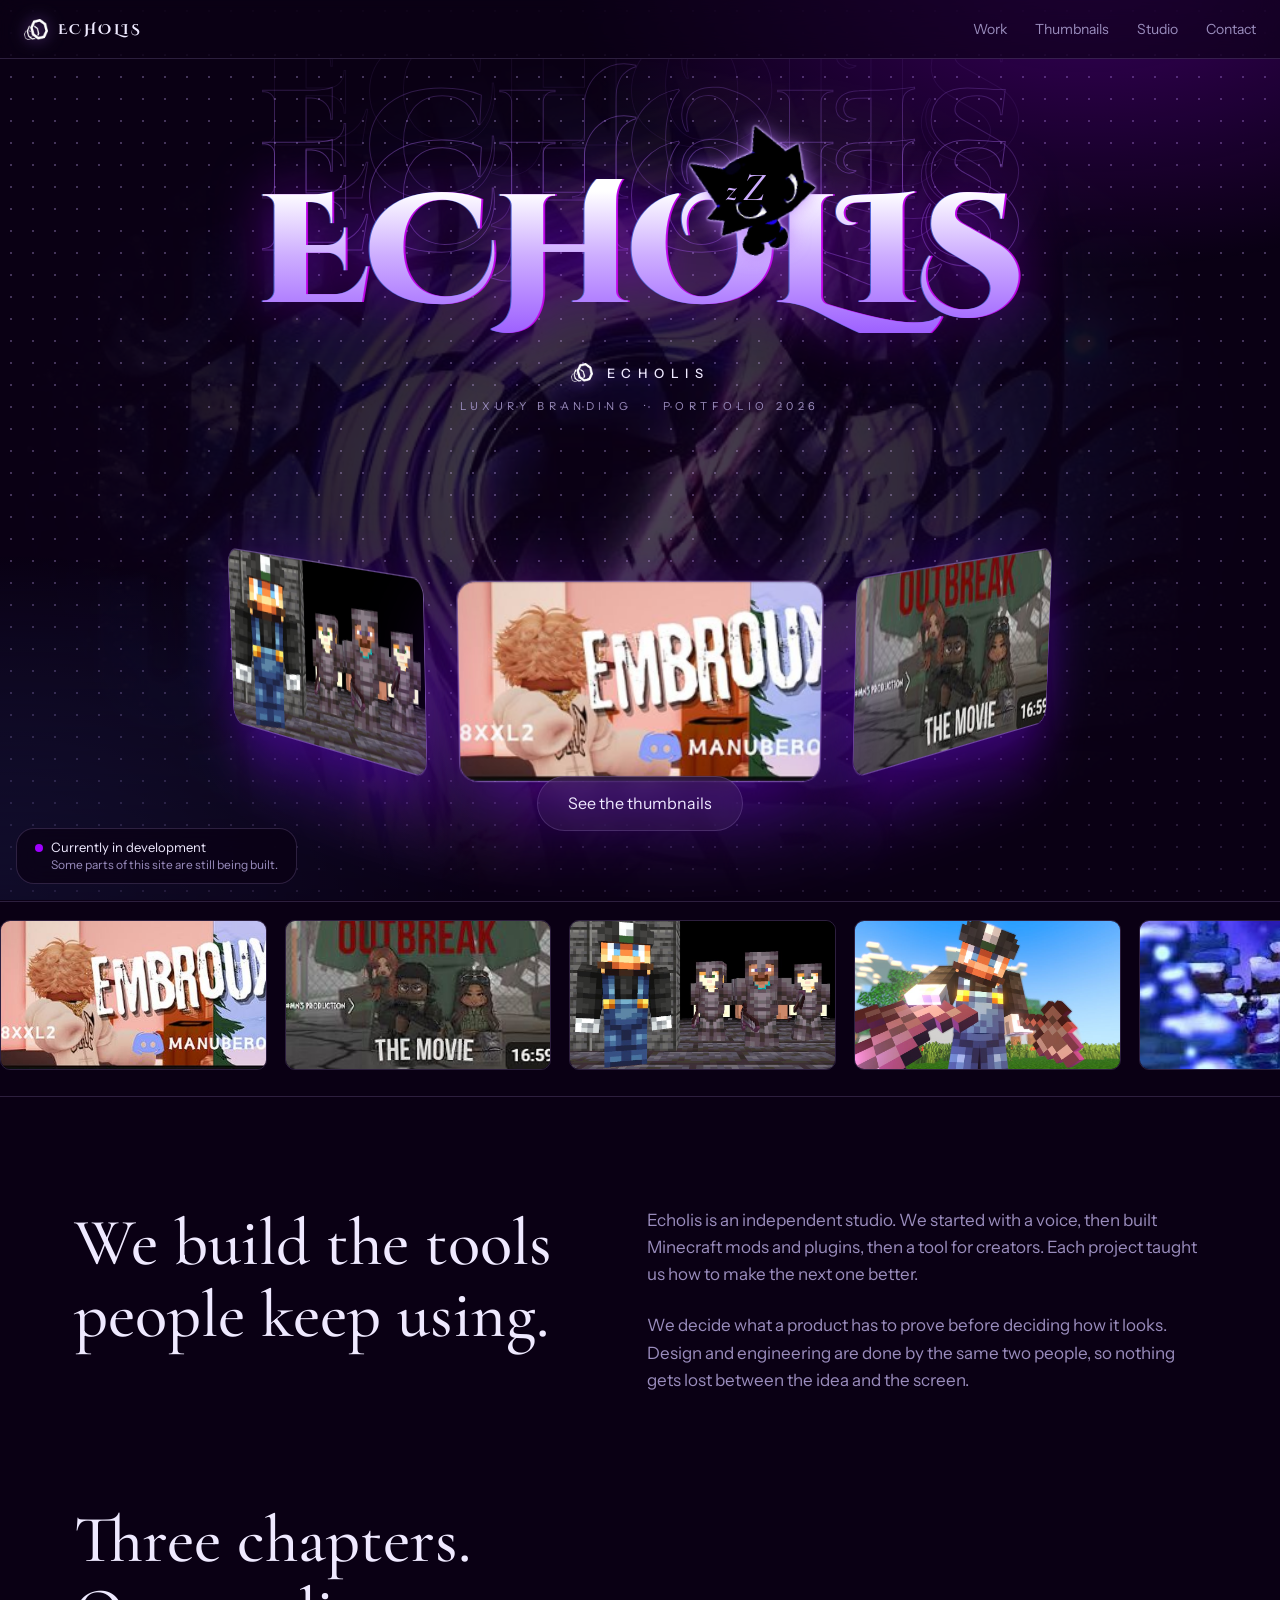
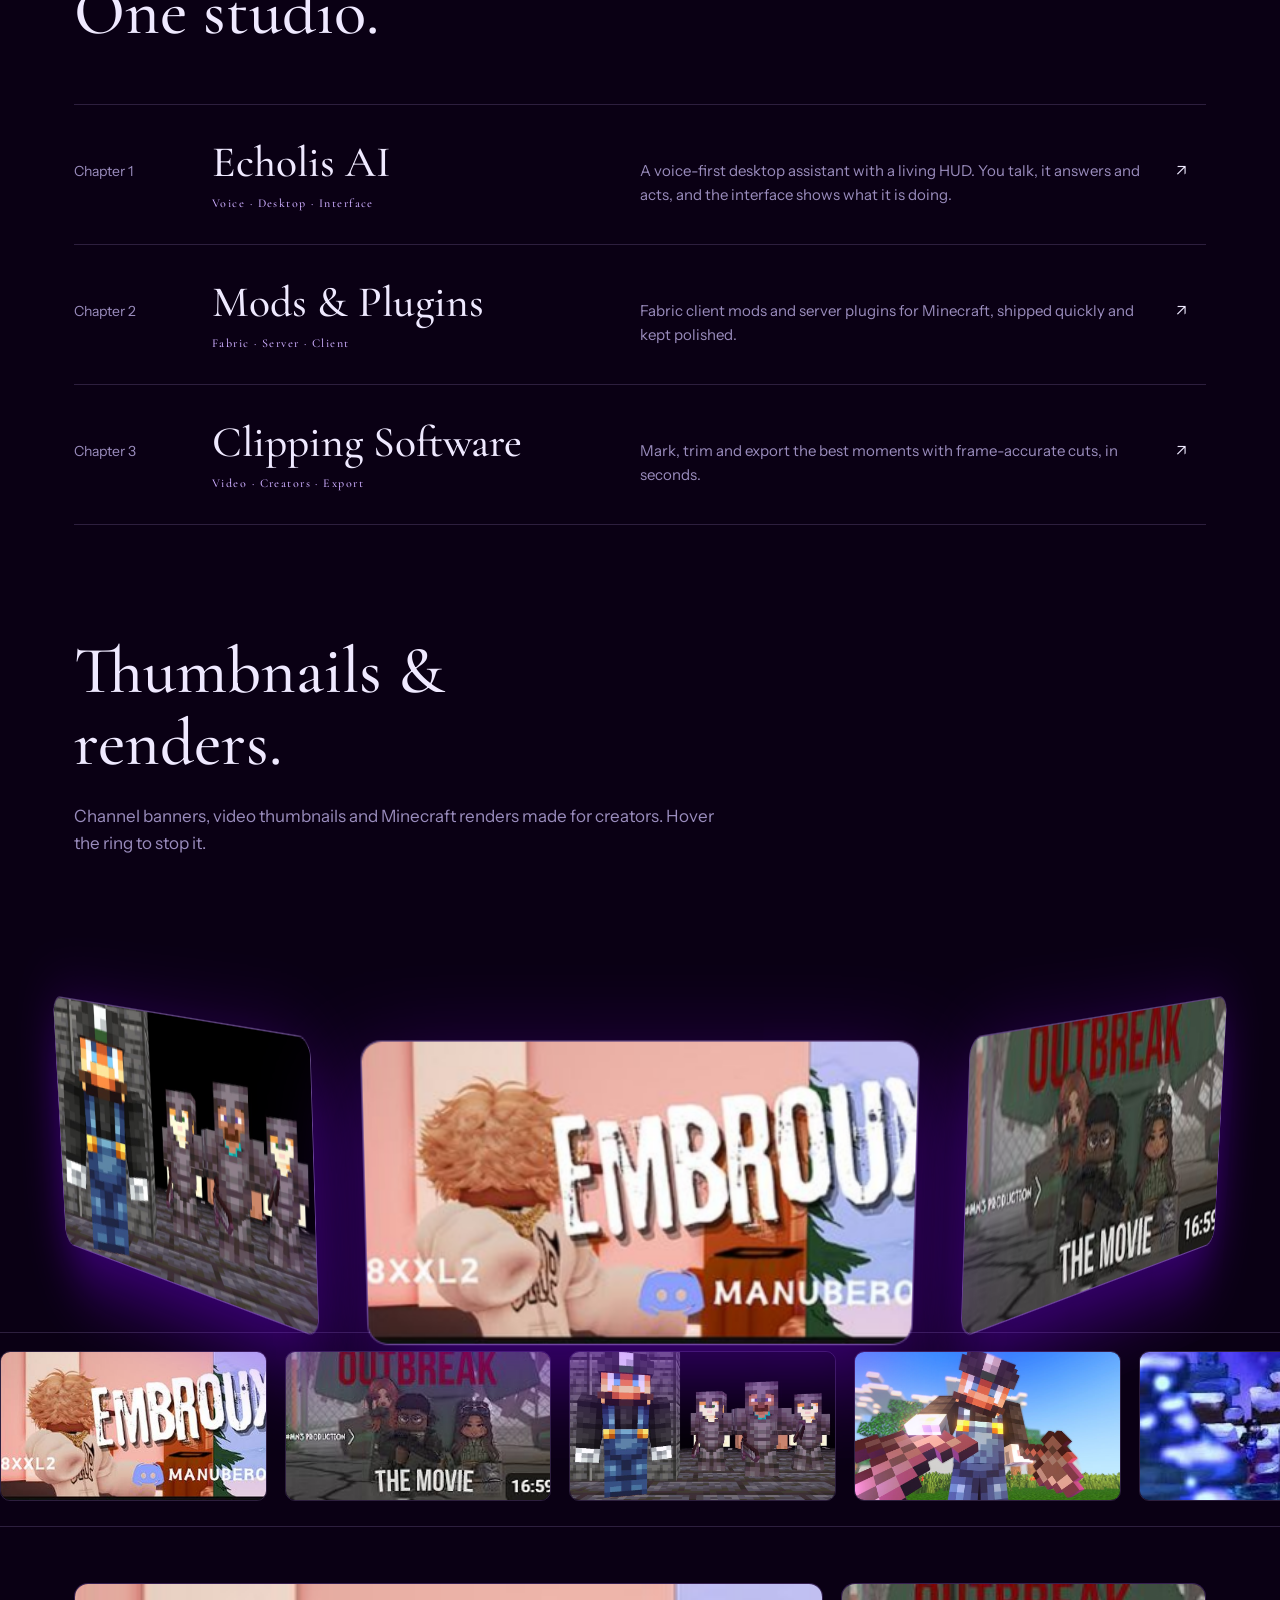
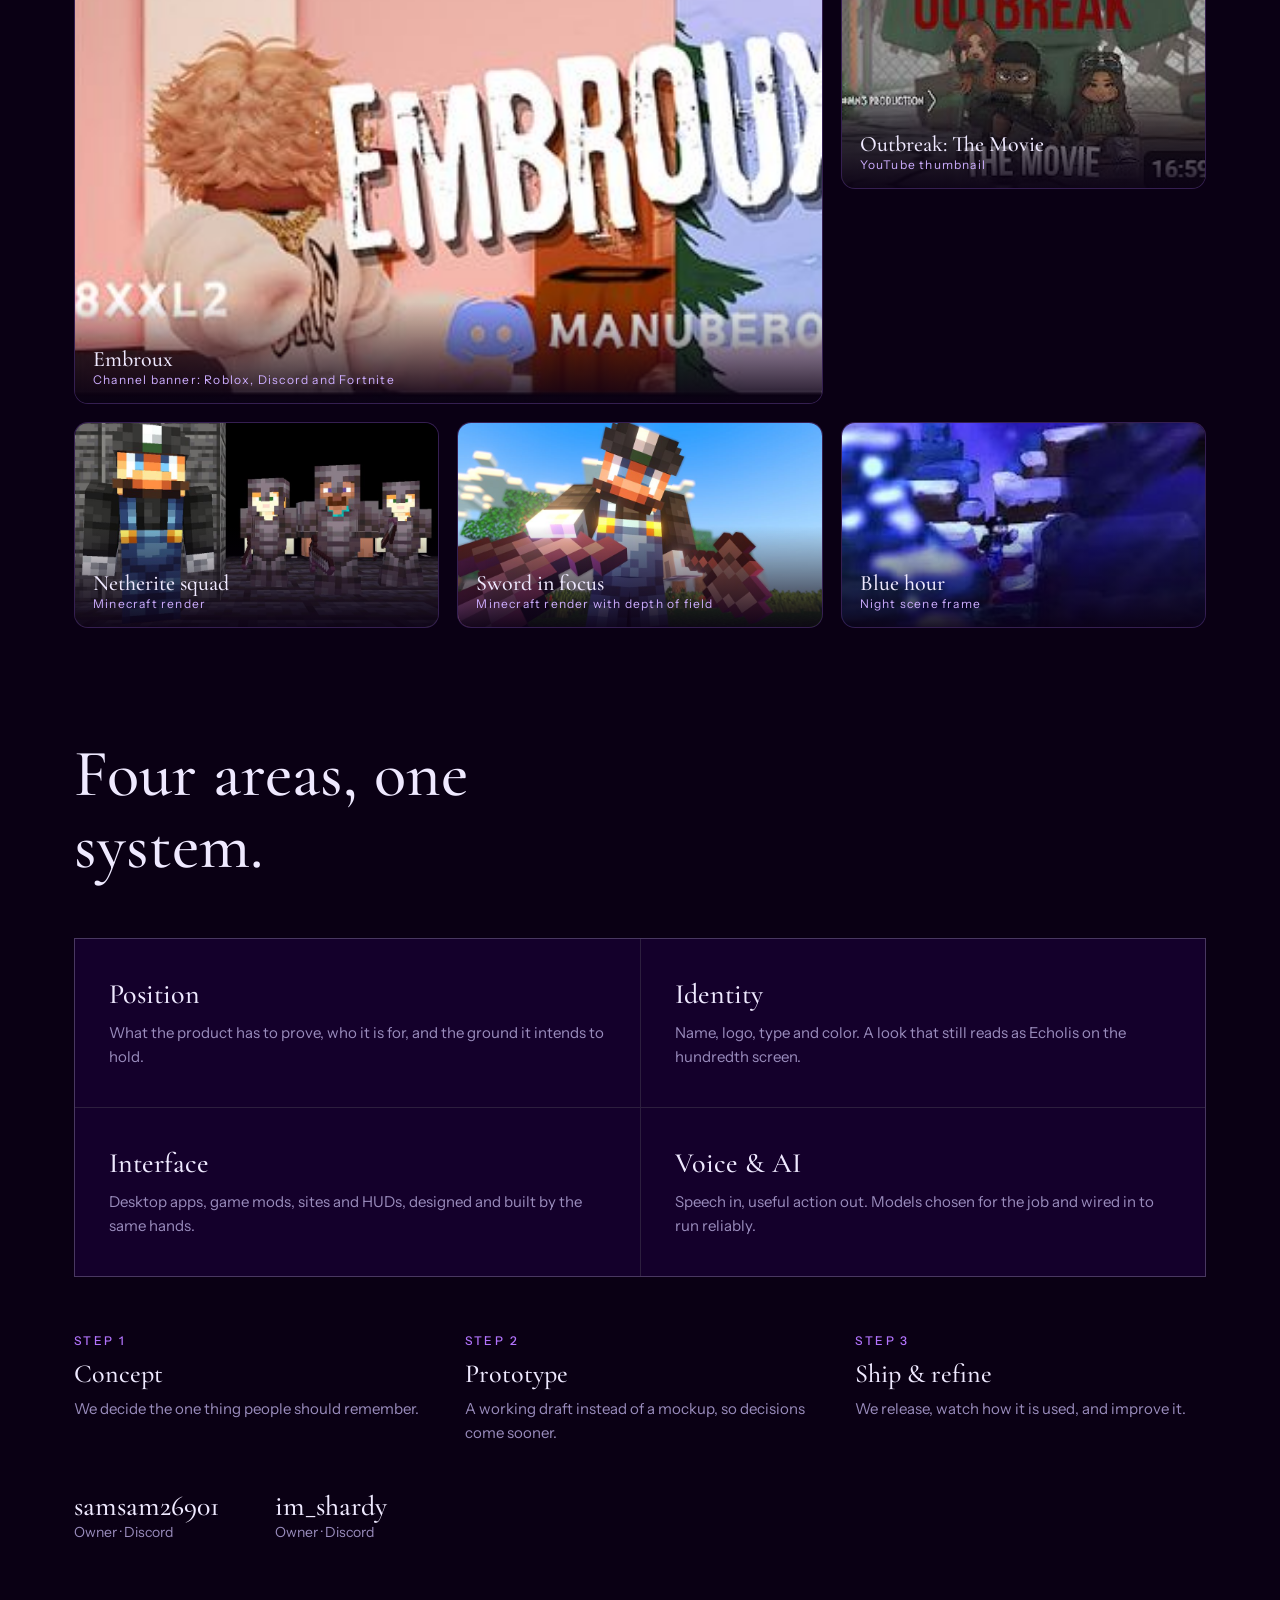
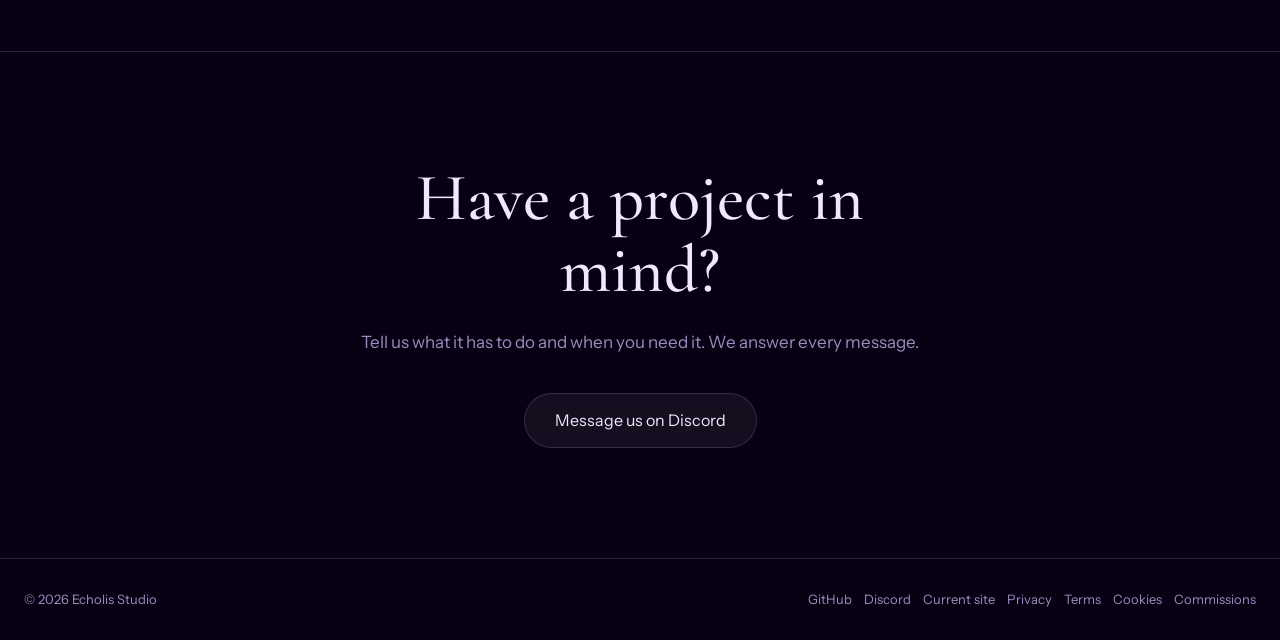
<file: index.html>
<!doctype html>
<html lang="en">
<head>
<meta charset="utf-8">
<title>Echolis — Portfolio</title>
<link rel="canonical" href="https://echolisapp.github.io/portfolio.html">
<meta name="robots" content="noindex">
<meta http-equiv="refresh" content="0; url=./portfolio.html">
<script>location.replace('./portfolio.html' + location.search + location.hash);</script>
<style>
  html,body{margin:0;height:100%;background:#0a0014;color:#cdadff;font:400 15px/1.6 system-ui,sans-serif;display:grid;place-items:center}
  a{color:#b373fd}
</style>
</head>
<body>
  <p>Opening the portfolio… <a href="./portfolio.html">Continue</a></p>
</body>
</html>
</file>
